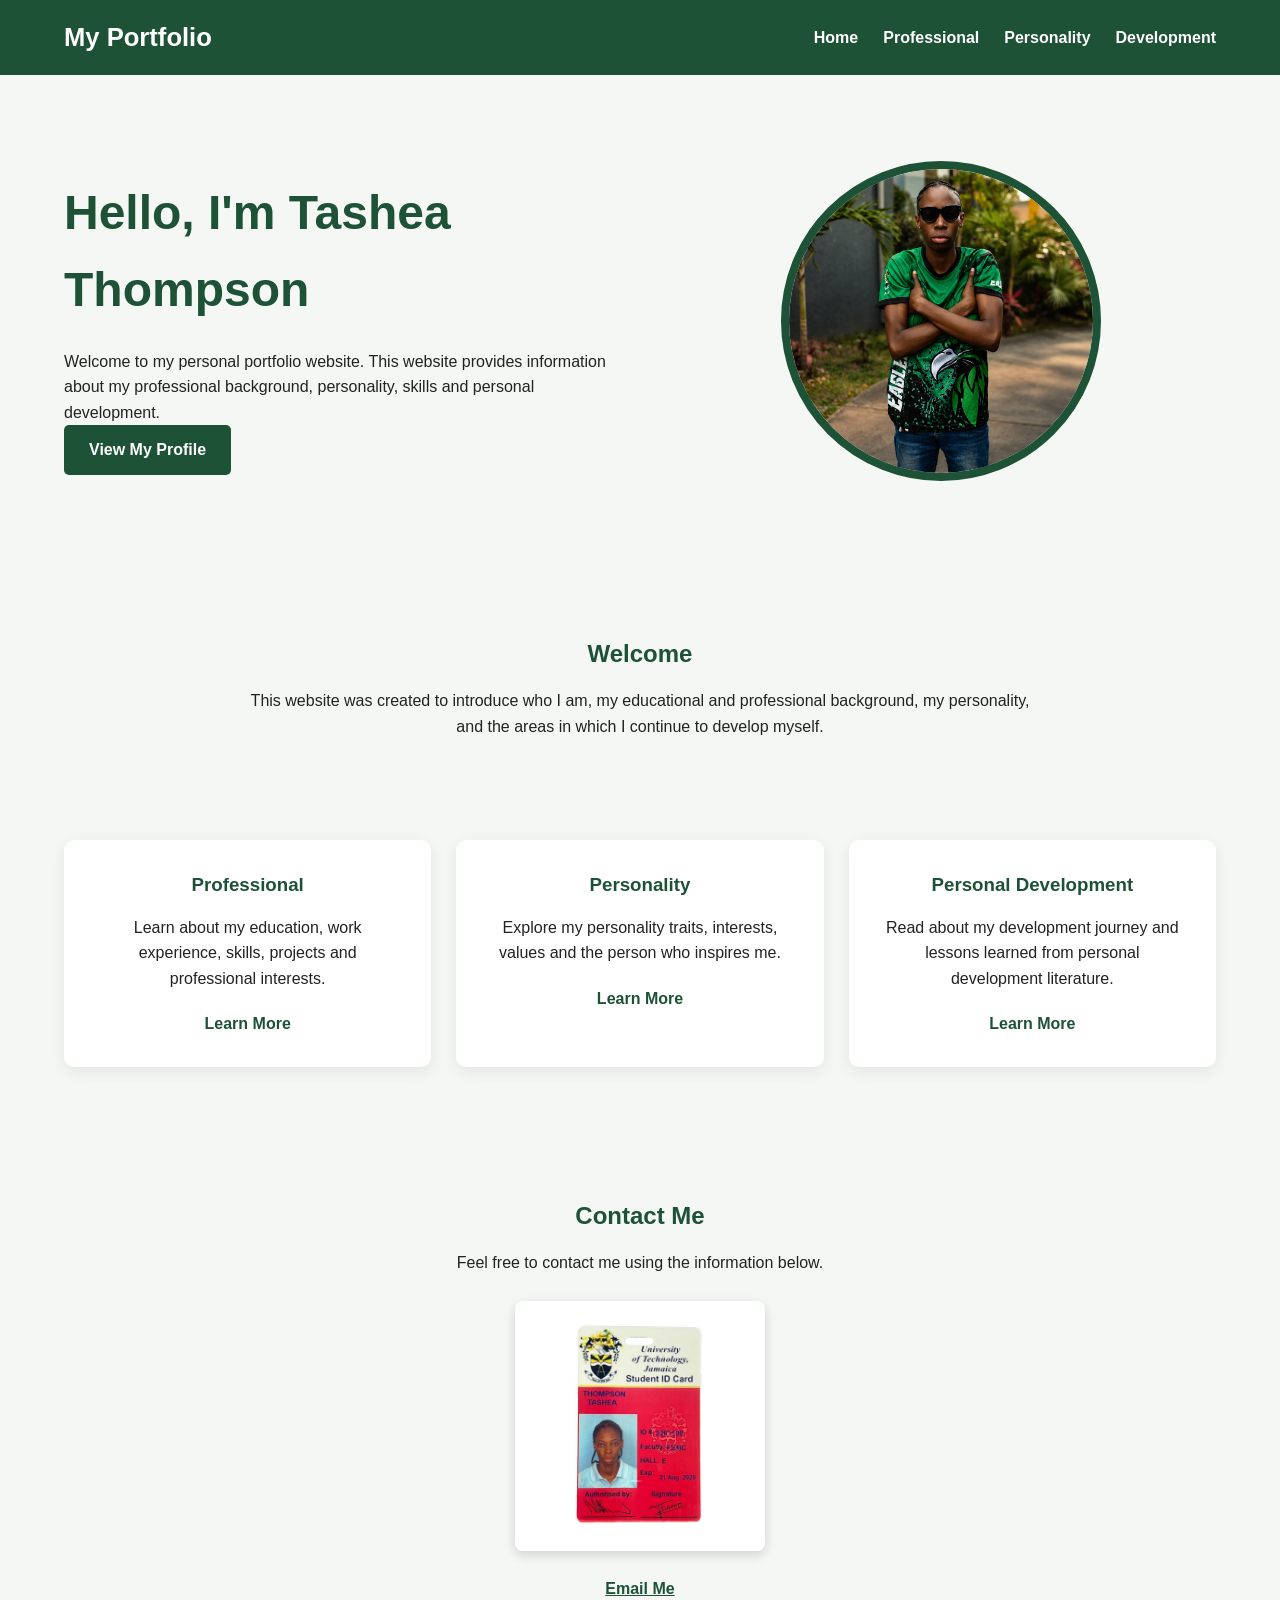
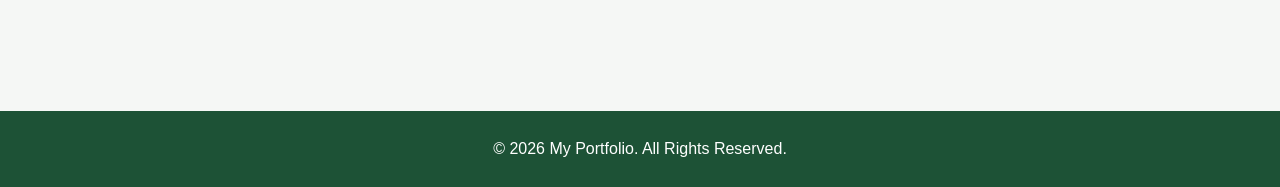
<file: Codes/index.html>
<!DOCTYPE html>
<html lang="en">
<head>
    <meta charset="UTF-8">
    <meta name="viewport" content="width=device-width, initial-scale=1.0">
    <title>My Portfolio</title>
    <link rel="stylesheet" href="../style.css">
</head>

<body>
    <header>
        <nav class="navbar">
            <h1>My Portfolio</h1>

            <ul class="nav-links">
                <li><a href="index.html">Home</a></li>
                <li><a href="professional.html">Professional</a></li>
                <li><a href="personality.html">Personality</a></li>
                <li><a href="development.html">Development</a></li>
            </ul>
        </nav>
    </header>

<main>
    <section class="hero">
            <div class="hero-text">
                <h2>Hello, I'm Tashea Thompson</h2>
                <p>
                    Welcome to my personal portfolio website. This website 
                    provides information about my professional background,
                    personality, skills and personal development.
                </p>

                <a href="professional.html" class="button">
                    View My Profile
                </a>
            </div>

            <div class="hero-image">
                <img src="../Assets/Strika.png" alt="Tashea Thompson">
            </div>
        </section>

        

        <section class="intro">
            <h2>Welcome</h2>

            <p>
                This website was created to introduce who I am, my educational
                and professional background, my personality, and the areas in
                which I continue to develop myself.
            </p>
        </section>

        <section class="cards">
            <div class="card">
                <h3>Professional</h3>
                <p>
                    Learn about my education, work experience, skills,
                    projects and professional interests.
                </p>

                <a href="professional.html">Learn More</a>
        
            </div>

            <div class="card">
                <h3>Personality</h3>
                <p>
                    Explore my personality traits, interests, values and
                    the person who inspires me.
                </p>
                <a href="personality.html">Learn More</a>
            </div>

            <div class="card">
                <h3>Personal Development</h3>

                <p>
                    Read about my development journey and lessons
                    learned from personal development literature.
                </p>

                <a href="development.html">Learn More</a>
            </div>

        </section>
        
        <section class="contact">
            <h2>Contact Me</h2>
            
            <p>
                Feel free to contact me using the information below.
            </p>

            <a href="mailto:canuli@utech.edu.jm">
                <img
                    src="../Assets/student-id.JPG"
                    alt="UTech student identification card"
                    class="student-id"
                >
            </a>

            <p>
                <a href="mailto:tasheathompson@students.utech.edu.jm">
                    Email Me
                </a>
            </p>
        </section>
</main>

<footer>
    <p>&copy; 2026 My Portfolio. All Rights Reserved.</p>
</footer>

</body>
</html>
</file>
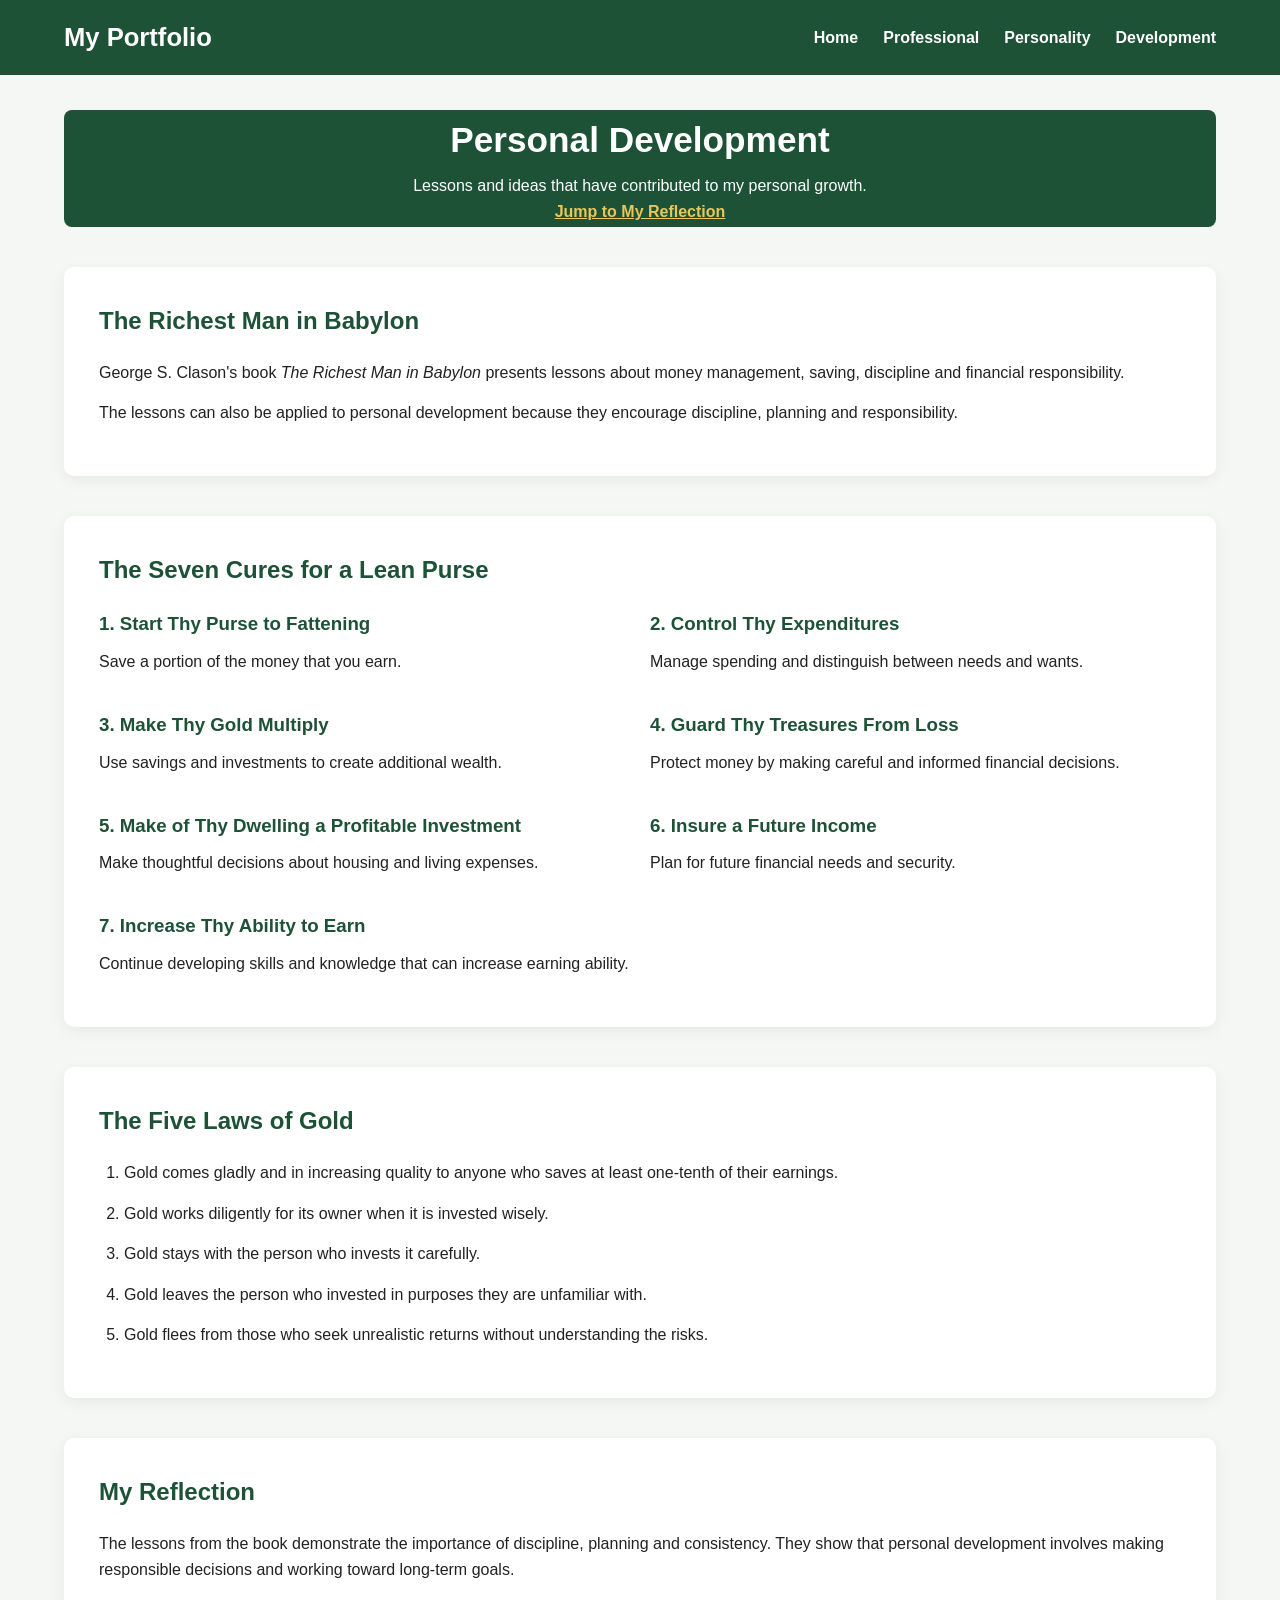
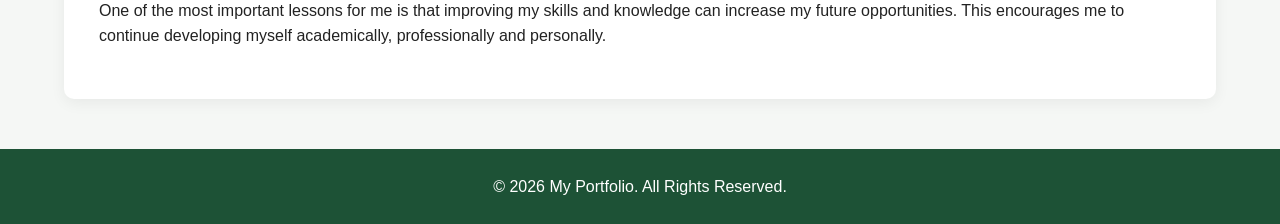
<file: Codes/development.html>
<!DOCTYPE html>
<html lang="en">
<head>
    <meta charset="UTF-8">
    <meta name="viewport" content="width=device-width, initial-scale=1.0">
    <title>Personal Development</title>
    <link rel="stylesheet" href="../style.css">
</head>

<body>

<header>
    <nav class="navbar">
        <h1>My Portfolio</h1>

        <ul class="nav-links">
            <li><a href="index.html">Home</a></li>
            <li><a href="professional.html">Professional</a></li>
            <li><a href="personality.html">Personality</a></li>
            <li><a href="development.html">Development</a></li>
        </ul>
    </nav>
</header>

<main>
    <section class="page-header">
        <h2>Personal Development</h2>

        <p>
            Lessons and ideas that have contributed to my personal growth.
        </p>

        <p><a href="#reflection">Jump to My Reflection</a></p>
    </section>

    <section class="content-section">
        <h2>The Richest Man in Babylon</h2>

        <p>
            George S. Clason's book
            <em>The Richest Man in Babylon</em>
            presents lessons about money management, saving,
            discipline and financial responsibility.
        </p>

        <p>
            The lessons can also be applied to personal development
            because they encourage discipline, planning and 
            responsibility. 
        </p>

    </section>

    <section class="content-section">
        <h2>The Seven Cures for a Lean Purse</h2>

        <div class="development-list">

            <div>
                <h3>1. Start Thy Purse to Fattening</h3>
                <p>
                    Save a portion of the money that you earn.
                </p>
            </div>

            <div>
                <h3>2. Control Thy Expenditures</h3>
                <p>
                    Manage spending and distinguish between needs 
                    and wants.
                </p>
            </div>

            <div>
                <h3>3. Make Thy Gold Multiply</h3>
                <p>
                    Use savings and investments to create additional 
                    wealth.
                </p>
            </div>

            <div>
                <h3>4. Guard Thy Treasures From Loss</h3>
                <p>
                    Protect money by making careful and informed
                    financial decisions.
                </p>
            </div>

            <div>
                <h3>5. Make of Thy Dwelling a Profitable Investment</h3>
                <p>
                    Make thoughtful decisions about housing and 
                    living expenses.
                </p>
            </div>

            <div>
                <h3>6. Insure a Future Income</h3>
                <p>
                    Plan for future financial needs and security.
                </p>
            </div>

            <div>
                <h3>7. Increase Thy Ability to Earn</h3>
                <p>
                    Continue developing skills and knowledge that 
                    can increase earning ability.
                </p>
            </div>

        </div>

    </section>

    <section class="content-section">

        <h2>The Five Laws of Gold</h2>

        <div class="laws-box">

        <ol class="numbered-list">

            <li>
                Gold comes gladly and in increasing quality to anyone
                who saves at least one-tenth of their earnings.
            </li>

            <li>
                Gold works diligently for its owner when it is invested
                wisely.
            </li>

            <li>
                Gold stays with the person who invests it carefully.
            </li>

            <li>
                Gold leaves the person who invested in purposes they 
                are unfamiliar with.
            </li>

            <li>
                Gold flees from those who seek unrealistic returns
                without understanding the risks.
            </li>

        </ol>

        </div>
    </section>

    <section class="content-section" id="reflection">
        <h2>My Reflection</h2>

        <p>
            The lessons from the book demonstrate the importance of 
            discipline, planning and consistency. They show that 
            personal development involves making responsible decisions
            and working toward long-term goals.
        </p>

        <p>
            One of the most important lessons for me is that improving
            my skills and knowledge can increase my future opportunities.
            This encourages me to continue developing myself academically,
            professionally and personally.
        </p>

    </section>

</main>
    
<footer>
    <p>&copy; 2026 My Portfolio. All Rights Reserved.</p>
</footer>

</body>
</html>
</file>
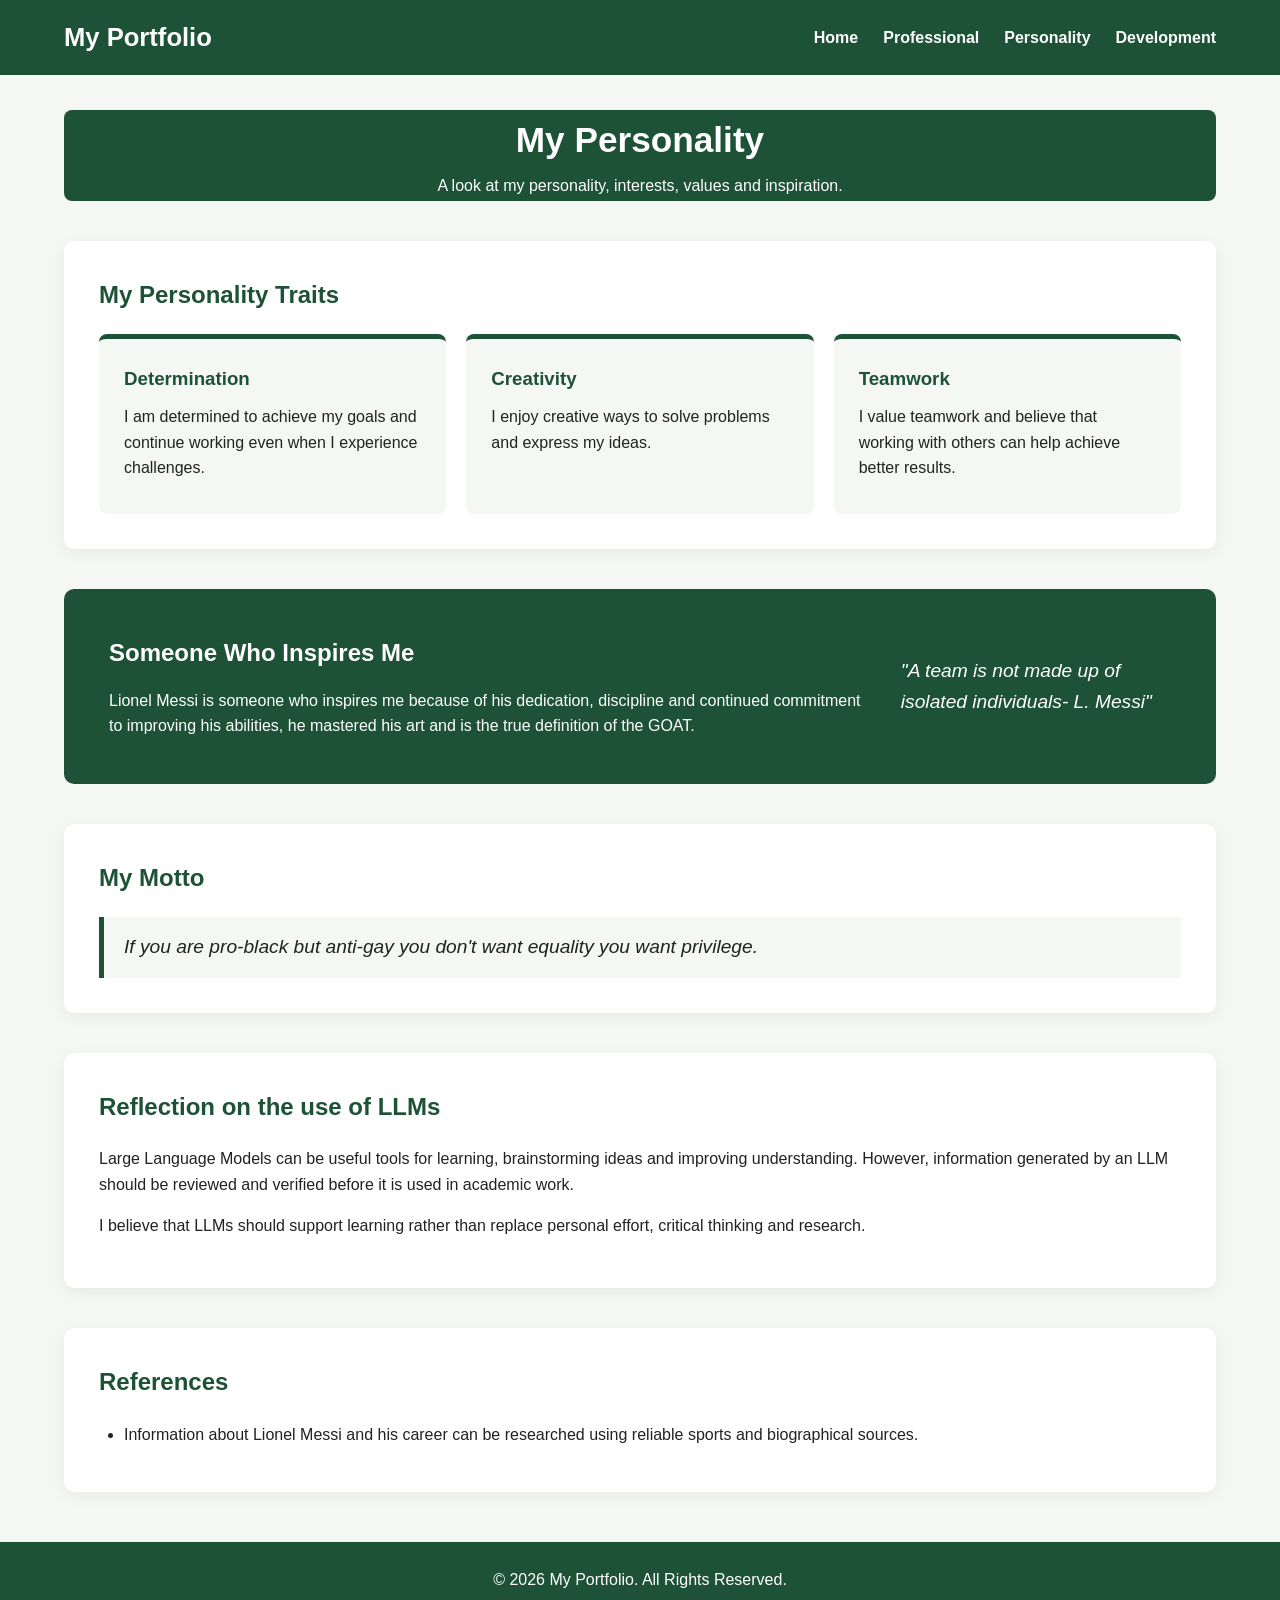
<file: Codes/personality.html>
<!DOCTYPE html>
<html lang="en">
<head>
    <meta charset="UTF-8">
    <meta name="viewport" content="width=device-width, initial-scale=1.0">
    <title>My Personality</title>
    <link rel="stylesheet" href="../style.css">
</head>

<body>
    <header>
        <nav class="navbar">
            <h1>My Portfolio</h1>

            <ul class="nav-links">
                <li><a href="index.html">Home</a></li>
                <li><a href="professional.html">Professional</a></li>
                <li><a href="personality.html">Personality</a></li>
                <li><a href="development.html">Development</a></li>
            </ul>
        </nav>
    </header>
    
    <main>

        <section class="page-header">
            <h2>My Personality</h2>

            <p>
                A look at my personality, interests, values and inspiration.
            </p>
        </section>

    <section class="content-section">

        <h2>My Personality Traits</h2>

        <div class="traits">
            <div class="trait-card">
                <h3>Determination</h3>

                <p>
                    I am determined to achieve my goals and continue 
                    working even when I experience challenges.
                </p>
            </div>
            <div class="trait-card">
                <h3>Creativity</h3>
        
                <p>
                    I enjoy creative ways to solve problems 
                    and express my ideas.
                </p>
            </div>


            <div class="trait-card">
                <h3>Teamwork</h3>

                <p>
                    I value teamwork and believe that working with 
                    others can help achieve better results.
                </p>
            </div>

        </div>
    </section>

    <section class="personality-highlight">
        <div>
            <h2>Someone Who Inspires Me</h2>

            <p>
                Lionel Messi is someone who inspires me because of 
                his dedication, discipline and continued commitment 
                to improving his abilities, he mastered his art and 
                is the true definition of the GOAT.
            </p>
        </div>

        <div class="quote">
            <p>
                "A team is not made up of isolated individuals- L. Messi"
            </p>
        </div>

    </section>

    <section class="content-section">
        <h2>My Motto</h2>

        <blockquote>
            If you are pro-black but anti-gay you 
            don't want equality you want privilege. 
        </blockquote>

    </section>

    <section class="content-section">
        <h2>Reflection on the use of LLMs</h2>

        <p>
            Large Language Models can be useful tools for learning,
            brainstorming ideas and improving understanding. However,
            information generated by an LLM should be reviewed and
            verified before it is used in academic work.
        </p>

        <p>
            I believe that LLMs should support learning rather than 
            replace personal effort, critical thinking and research.
        </p>

    </section>

    <section class="content-section">
        <h2>References</h2>

        <ul class="resource-list">
            <li>
                Information about Lionel Messi and his career can be
                researched using reliable sports and biographical sources.
            </li>
        </ul>

    </section>

</main>

<footer>
    <p>&copy; 2026 My Portfolio. All Rights Reserved.</p>
</footer>

</body>
</html>
</file>
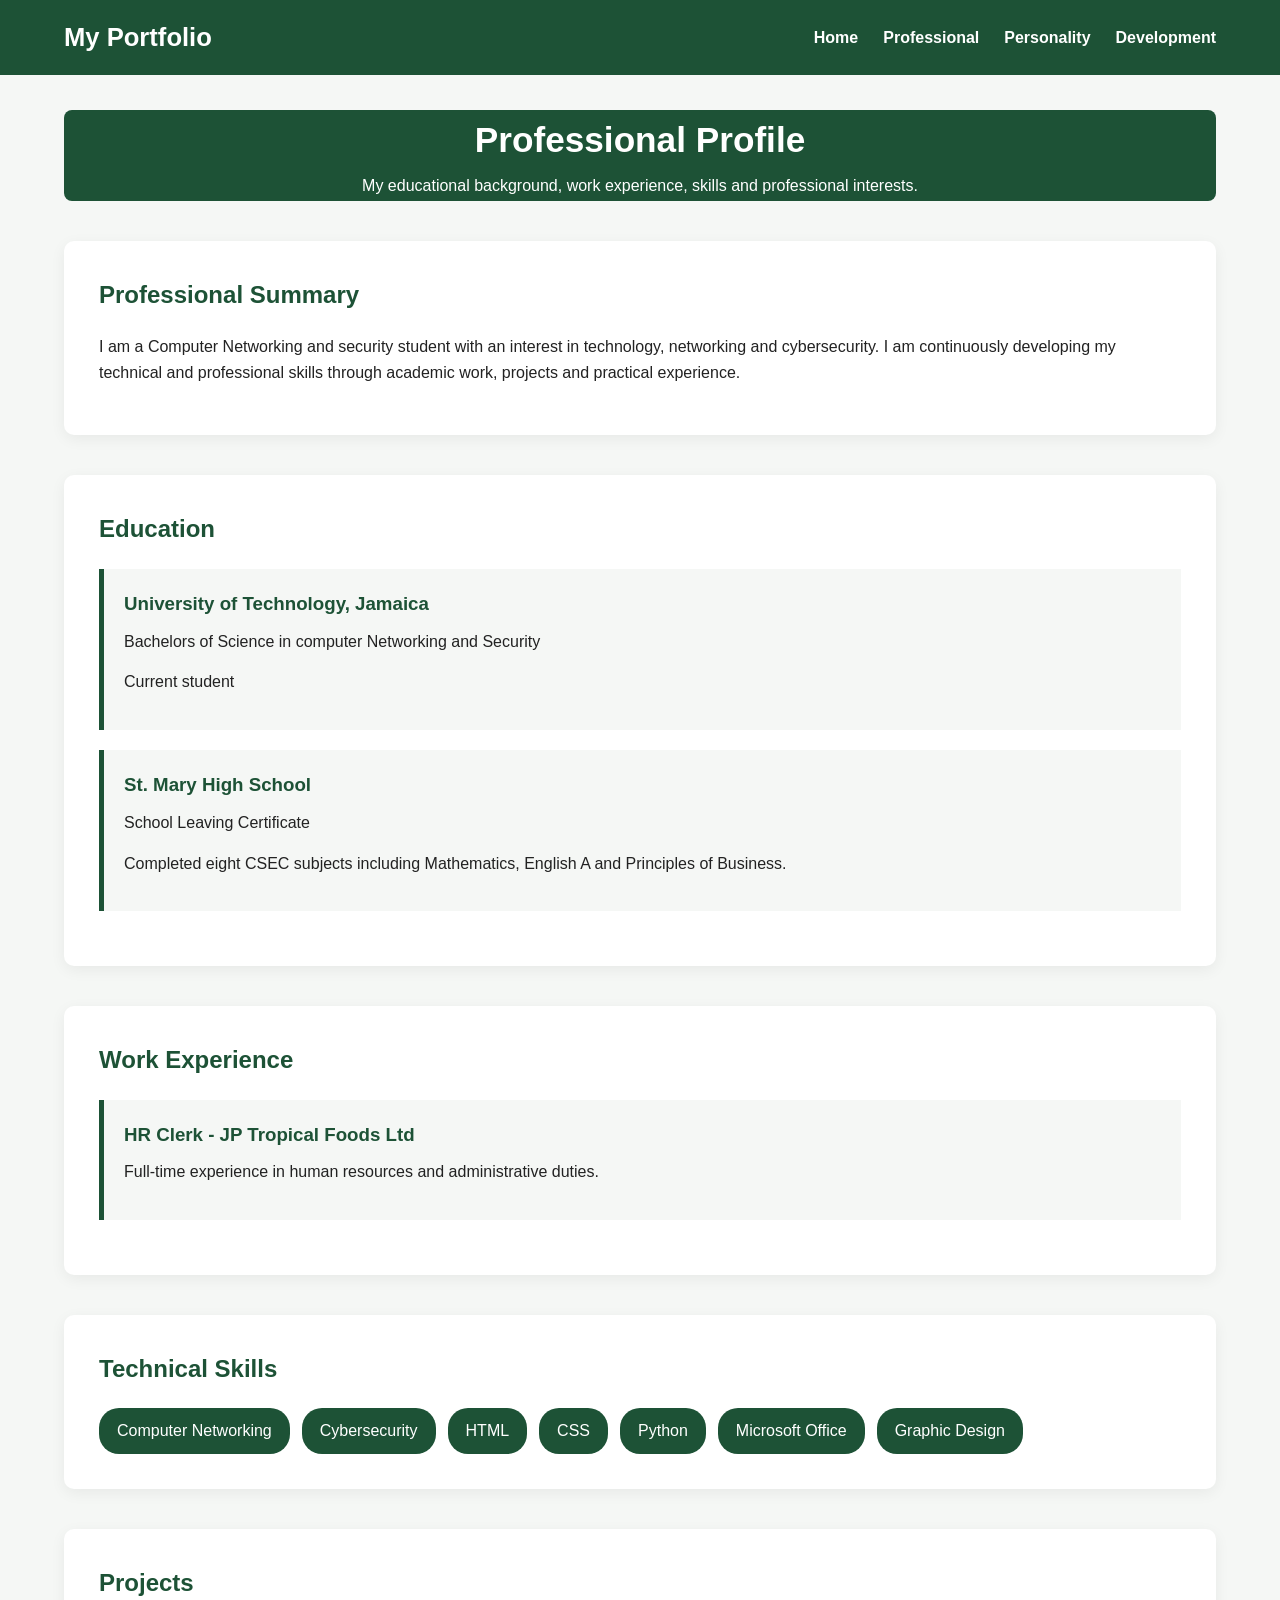
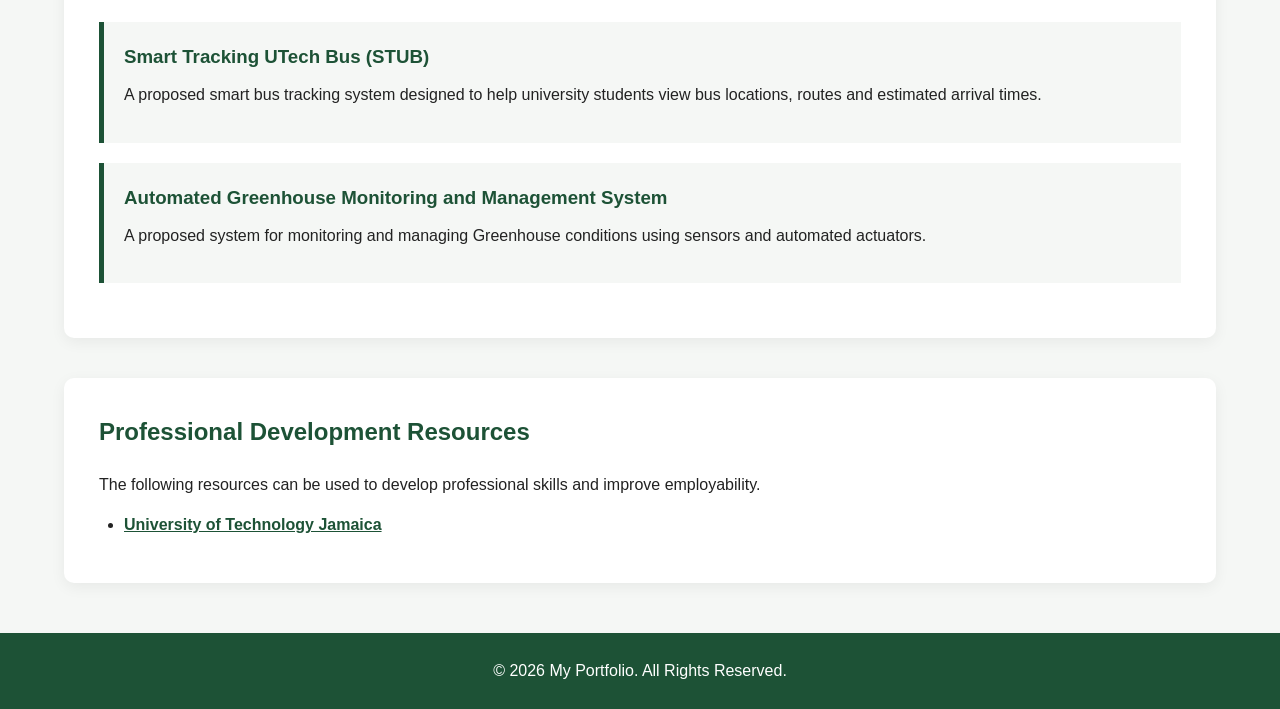
<file: Codes/professional.html>
<!DOCTYPE html>
<html lang="en">
<head>
    <meta charset="UTF-8">
    <meta name="viewport" content="width=device-width, initial-scale=1.0">
    <title>Professional Profile</title>
    <link rel="stylesheet" href="../style.css">
</head>

<body>

<header>
    <nav class="navbar">
        <h1>My Portfolio</h1>

        <ul class="nav-links">
            <li><a href="index.html">Home</a></li>
            <li><a href="professional.html">Professional</a></li>
            <li><a href="personality.html">Personality</a></li>
            <li><a href="development.html">Development</a></li>
        </ul>
    </nav>
</header>

<main>
    <section class="page-header">
        <h2>Professional Profile</h2>

        <p>
            My educational background, work experience, skills
            and professional interests.
        </p>
    </section>

    <section class="content-section">

        <h2>Professional Summary</h2>

        <p> 
            I am a Computer Networking and security student with an
            interest in technology, networking and cybersecurity.
            I am continuously developing my technical and professional 
            skills through academic work, projects and practical
            experience.
        </p>
    </section>


    <section class="content-section">
        <h2>Education</h2>
        <div class="info-card">
            <h3>University of Technology, Jamaica</h3>

            <p>
                Bachelors of Science in computer Networking and Security
            </p>

            <p>
                Current student
            </p>
        </div>

        <div class="info-card">
            <h3>St. Mary High School</h3>

            <p>
                School Leaving Certificate
            </p>

            <p>
                Completed eight CSEC subjects including Mathematics,
                English A and Principles of Business.
            </p>
        </div>

    </section>

    <section class="content-section">
        <h2>Work Experience</h2>

        <div class="info-card">
            <h3>HR Clerk - JP Tropical Foods Ltd</h3>

            <p>
                Full-time experience in human resources and 
                administrative duties.
            </p>
        </div>
    </section>

    <section class="content-section">
        <h2>Technical Skills</h2>

            <div class="skills">
                <span>Computer Networking</span>
                <span>Cybersecurity</span>
                <span>HTML</span>
                <span>CSS</span>
                <span>Python</span>
                <span>Microsoft Office</span>
                <span>Graphic Design</span>

            </div>

        </section>
        <section class="content-section">
            <h2>Projects</h2>

            <div class="project-card">
                <h3>Smart Tracking UTech Bus (STUB)</h3>

                <p>
                    A proposed smart bus tracking system designed to help
                    university students view bus locations, routes and 
                    estimated arrival times.
                </p>
            </div>

            <div class="project-card">
                <h3> Automated Greenhouse Monitoring and Management System</h3>

                <p>
                    A proposed system for monitoring and managing Greenhouse
                    conditions using sensors and automated actuators.
                </p>
            </div>

        </section>

        <section class="content-section">
            <h2>Professional Development Resources</h2>

            <p>
                The following resources can be used to develop professional
                skills and improve employability.
            </p>

            <ul class="resource-list">
                <li>
                    <a href="https://www.utech.edu.jm/" target="_blank" rel="noopener noreferrer">
                        University of Technology Jamaica
                    </a>
                </li>
            </ul>
        </section>

</main>

<footer>
    <p>&copy; 2026 My Portfolio. All Rights Reserved.</p>
</footer>

</body>
</html>
</file>
<file: style.css>
/*==========COLOUR AND FONT VARIABLES=========*/
:root {
    --primary-color: #1d5236;
    --secondary-color: #e7c65c;
    --dark-green: #143a26;
    --background-color: #f5f7f5;
    --text-color: #222;
    --font-family: Arial, Helvetica, sans-serif;
}

/*==========GENERAL SETTINGS=========*/
* {
    box-sizing: border-box;
    margin: 0;
    padding: 0;
}

html {
    scroll-behavior: smooth;
}

body {
    font-family: var(--font-family);
    line-height: 1.6;
    background-color: var(--background-color);
    color: var(--text-color);
}

/*==========NAVIGATION===========*/

header {
    background-color:var(--primary-color);
    color: white;
}

.navbar {
    width: 90%;
    max-width: 1200px;
    margin: auto;
    min-height: 75px;

    display: flex;
    align-items: center;
    justify-content: space-between;
}

.navbar h1 {
    font-size:1.6rem;
}

.nav-links {
    list-style: none;

    display: flex;
    gap: 25px;
} 


.nav-links a {
    color: white;
    text-decoration: none;
    font-weight: bold;
    transition: 0.3s;
}

.nav-links a:hover {
    color: var(--secondary-color);
}

/*=========MAIN============*/
main {
    width: 90%;
    max-width: 1200px;
    margin: auto;
}

/*========HERO============*/
.hero {
    min-height: 500px;

    display: flex;
    align-items: center;
    justify-content: space-between;

    gap: 50px;
    padding: 70px 0;
}

.hero-text {
    flex:1;
}

.hero-text h2 {
    color: var(--primary-color);
    font-size: 3rem;
    margin-bottom: 20px;
}

.hero-image {
    flex: 1;
    text-align: center;
}

.hero-image img {
    width: 320px;
    height: 320px;
    object-fit: cover;

    border-radius: 50%;

    border: 8px solid var(--primary-color);
}

/*===========BUTTON=============*/

.button {
    display: inline-block;

    background-color:var(--primary-color);
    color: white;

    text-decoration: none;

    padding: 12px 25px;

    border-radius: 5px;

    font-weight: bold;

    transition: 0.3s;
}

.button:hover {
    background-color: var(--dark-green);
}

/*==========INTRODUCTION=======*/

.intro {
    text-align: center;
    padding: 60px 20px;
}

.intro h2 {
    color: var(--primary-color);
    margin-bottom: 15px;
}

.intro p {
    max-width: 800px;
    margin: auto;
}
/*=========CARDS=============*/

.cards {
    display: grid;

    grid-template-columns: repeat(3, 1fr);

    gap: 25px;

    padding: 40px 0 70px;
}

.card {
    background-color: white;

    padding: 30px;

    border-radius: 10px;

    box-shadow: 0 4px 15px rgba(0, 0, 0, 0.08);

    text-align: center;

    transition: transform 0.3s;
}

.card:hover {
    transform: translateY(-5px);
}

.card h3 {
    color:var(--primary-color);
    margin-bottom: 15px;
}

.card p {
    margin-bottom:20px;
}

.card a {
    color: var(--primary-color);
    font-weight: bold;
    text-decoration: none;
}

/*=======PAGE HEADER==========*/

.page-header {
    background-color: var(--primary-color);

    color: white;

    text-align: center;

    padding: 2px 20px;
    
    margin-top: 35px;
    margin-left: 0;
    margin-right: 0;

    border-radius: 8px;
}

.page-header h2 {
    font-size: 2.2rem;
    margin-bottom: 5px;
}

.page-header a {
    color: var(--secondary-color);
    font-weight: bold;
}

.page-header a:hover {
    color: white;
}

/*=========CONTENT SECTIONS==========*/

.content-section {
    background-color: white;

    margin: 40px 0;

    padding: 35px;

    border-radius: 10px;

    box-shadow: 0 4px 15px rgba(0, 0, 0, 0.06);
}

.content-section h2 {
    color:var(--primary-color);
    margin-bottom: 20px;
}

.content-section p {
    margin-bottom: 15px;
}

/*========INFORMATION CARDS=========*/

.info-card,
.project-card {
    background-color: #f5f7f5;

    border-left: 5px solid var(--primary-color);

    padding: 20px;

    margin: 20px 0;
}

.info-card h3,
.project-card h3 {
    color: var(--primary-color);
    margin-bottom: 10px;
}

/*=========SKILLS=================*/

.skills {
    display: flex;

    flex-wrap: wrap;

    gap: 12px;
}

.skills span {
    background-color: var(--primary-color);

    color: white;

    padding: 10px 18px;

    border-radius: 20px;
}

/*============RESOURCES=============*/

.resource-list {
    margin-left: 25px;
}

.resource-list li {
    margin: 10px 0;
}

.resource-list a {
    color: var(--primary-color);
    font-weight: bold;
}

/*=======PERSONALITY===========*/

.traits {
    display: grid;

    grid-template-columns: repeat(3,1fr);

    gap: 20px;

    align-items: stretch;
}

.trait-card {
    background-color: #f5f7f5;

    padding: 25px;

    border-radius: 8px;

    border-top: 5px solid var(--primary-color);

    min-height: 180px;

    display: flex;
    flex-direction: column;
}

.trait-card h3 {
    color: var(--primary-color);
    margin-bottom: 10px;
}

.trait-card p {
    margin: 0;
}

/*=====PERSONALITY HIGHLIGHT=======*/

.personality-highlight {
    background-color: var(--primary-color);

    color: white;

    padding: 45px;

    margin: 40px 0;

    border-radius: 10px;

    display: flex;

    justify-content: space-between;

    align-items: center;

    gap: 30px;
}

.personality-highlight h2 {
    margin-bottom: 15px;
}

.quote {
    font-size: 1.2rem;

    font-style: italic;

    max-width: 400px;
}

/*======BLOCKQUOTE==========*/

blockquote {
    border-left: 5px solid var(--primary-color);

    padding: 15px 20px;

    background-color: #f5f7f5;

    font-size: 1.2rem;

    font-style: italic;
}

/*=========DEVELOPMENT=========*/

.development-list {
    display: grid;

    grid-template-columns: repeat(2, 1fr);

    gap: 20px;
}

.development-list h3 {
    color: var(--primary-color);

    margin-bottom: 10px;
} 

/*=========NUMBERED LIST=======*/

.numbered-list {
    padding-left: 25px;
}

.numbered-list li {
    margin-bottom: 15px;
}

/*===========STUDENT ID=========*/

.student-id {
    display: block;

    width: 250px;

    max-width: 100%;

    margin: 25px auto;

    border-radius: 8px;

    box-shadow: 0 4px 12px rgba(0, 0, 0, 0.15);
}

/*========CONTACT===========*/

.contact {
    text-align: center;

    padding: 60px 20px;
}

.contact h2 {
    color: var(--primary-color);

    margin-bottom: 15px;
}

.contact a {
    color:var(--primary-color);

    font-weight: bold;
}

/*=========FOOTER============*/

footer {
    background-color: var(--primary-color);

    color: white;

    text-align: center;

    padding: 25px;

    margin-top: 50px;
}

/*=====RESPONSIVE DESIGN====*/

@media (max-width: 800px) {
    .navbar {
        flex-direction: column;

        padding: 20px 0;

        gap: 15px;
    }

    .nav-links {
        flex-wrap: wrap;

        justify-content: center;

        gap: 15px;
    }

    .hero {
        flex-direction: column;

        text-align: center;
    }

    .hero-text h2 {
        font-size: 2.3rem;
    }

    .cards {
        grid-template-columns: 1fr;
    }

    .traits {
        grid-template-columns: 1fr;
    }

    .development-list {
        grid-template-columns: 1fr;
    }

    .personality-highlight {
        flex-direction: column;

        text-align: center;
    }

    .page-header {
        margin: 0 -5.5%;
    }
}

@media (max-width:500px) {
    .hero-image img{
        width: 230px;
        height: 230px;
    }

    .content-section {
        padding: 25px;
    }

    .page-header h2 {
        font-size: 2rem;
    }
}
</file>
